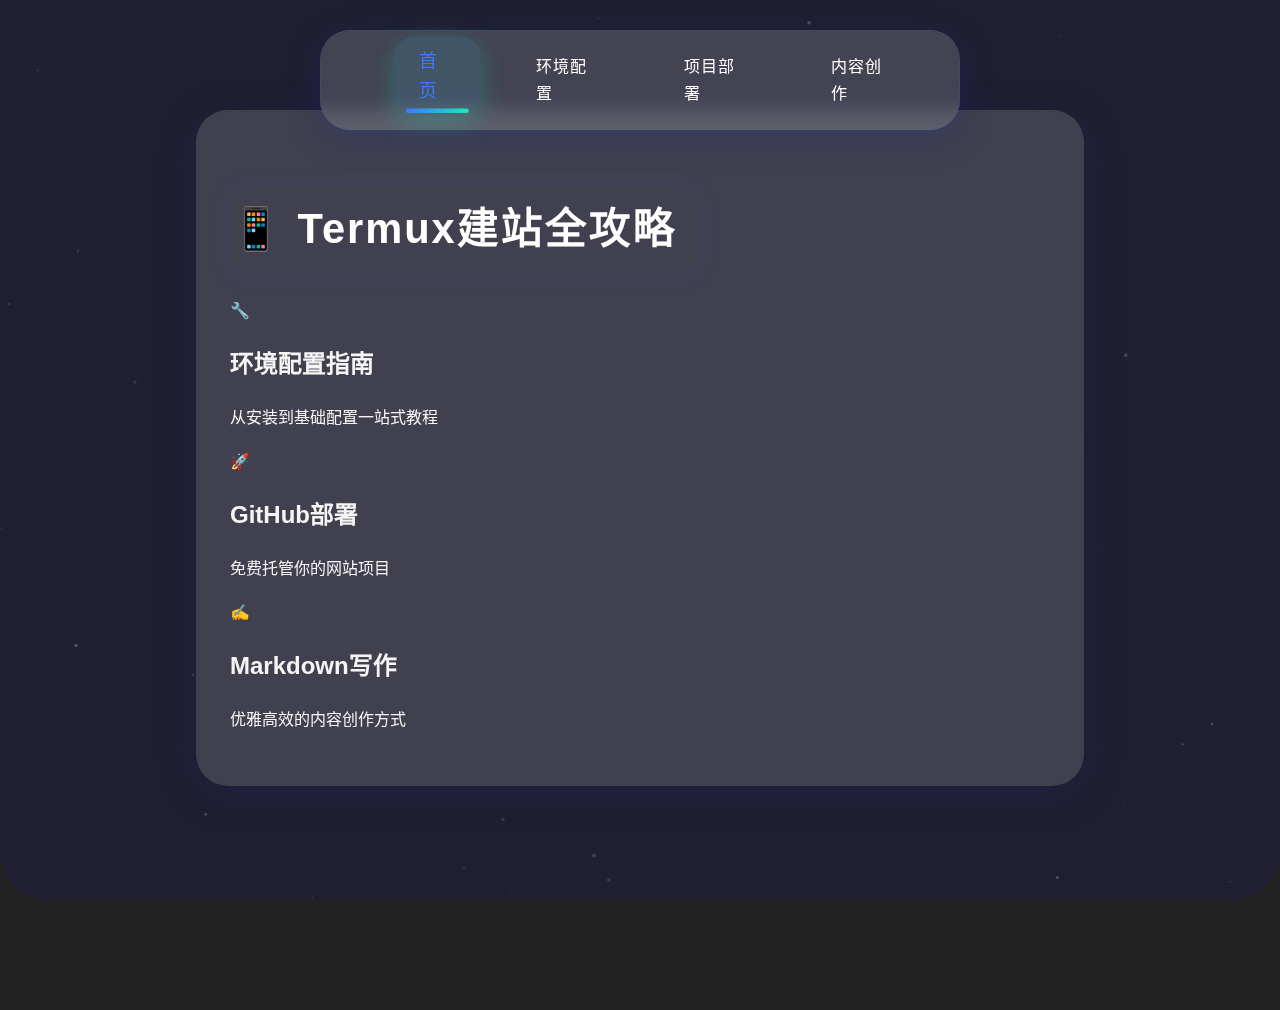
<file: index.html>
<!DOCTYPE html>
<html lang="zh-CN">
<head>
    <meta charset="UTF-8">
    <meta name="viewport" content="width=device-width, initial-scale=1.0">
    <title>Termux建站全指南</title>
    <link rel="stylesheet" href="https://cdnjs.cloudflare.com/ajax/libs/animate.css/4.1.1/animate.min.css">
    <link rel="stylesheet" href="style.css">
</head>
<body class="home-page">
    <canvas id="particle-canvas"></canvas>
    <div class="bg-overlay"></div>
    <nav class="glass-nav">
        <div class="nav-slider"></div>
        <a href="/" data-hover="Home" class="active">首页</a>
        <a href="install-termux.html" data-hover="Termux">环境配置</a>
        <a href="github-pages.html" data-hover="GitHub">项目部署</a>
        <a href="markdown-guide.html" data-hover="Markdown">内容创作</a>
    </nav>
    <main class="glass-container">
        <h1 id="main-title" class="animate__animated animate__fadeInDown">📱 Termux建站全攻略</h1>
        <div class="content-grid">
            <section class="feature-card" onclick="location.href='install-termux.html'">
                <div class="card-icon">🔧</div>
                <h2>环境配置指南</h2>
                <p>从安装到基础配置一站式教程</p>
            </section>
            <section class="feature-card" onclick="location.href='github-pages.html'">
                <div class="card-icon">🚀</div>
                <h2>GitHub部署</h2>
                <p>免费托管你的网站项目</p>
            </section>
            <section class="feature-card" onclick="location.href='markdown-guide.html'">
                <div class="card-icon">✍️</div>
                <h2>Markdown写作</h2>
                <p>优雅高效的内容创作方式</p>
            </section>
        </div>
    </main>
    <script src="app.js"></script>
</body>
</html>
</file>
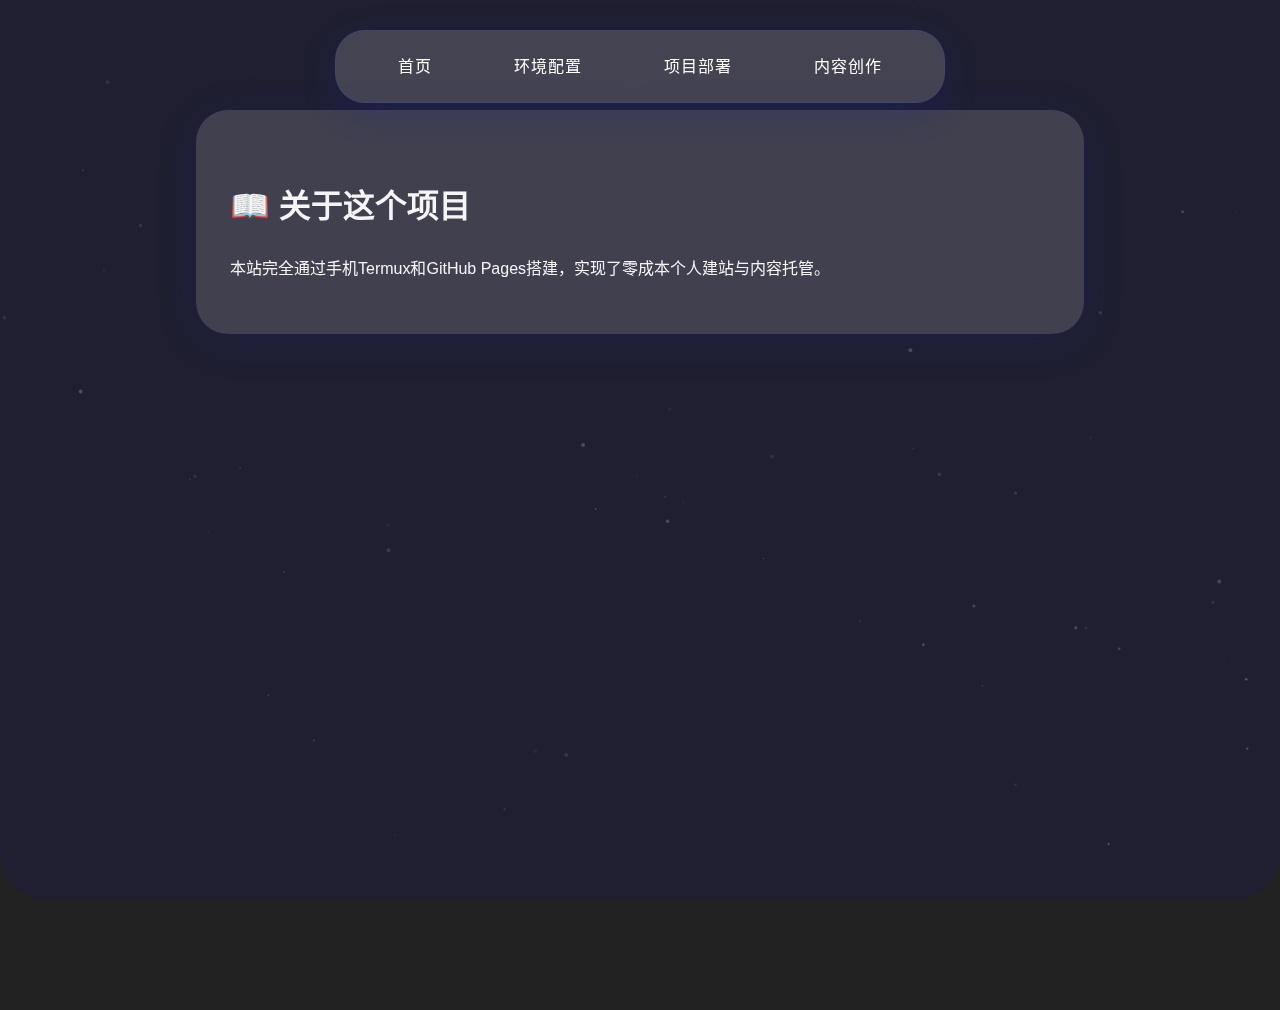
<file: about.html>
<!DOCTYPE html>
<html lang="zh-CN">
<head>
    <meta charset="UTF-8">
    <meta name="viewport" content="width=device-width, initial-scale=1.0">
    <title>关于本站</title>
    <link rel="stylesheet" href="style.css">
</head>
<body class="home-page">
    <div class="bg-overlay"></div>
    <canvas id="particle-canvas"></canvas>

    <nav class="glass-nav">
        <a href="/" data-hover="Home">首页</a>
        <a href="install-termux.html" data-hover="Termux">环境配置</a>
        <a href="github-pages.html" data-hover="GitHub">项目部署</a>
        <a href="markdown-guide.html" data-hover="Markdown">内容创作</a>
    </nav>

    <main class="glass-container">
        <h1>📖 关于这个项目</h1>
        <div class="about-content">
            <p>本站完全通过手机Termux和GitHub Pages搭建，实现了零成本个人建站与内容托管。</p>
        </div>
    </main>

    <script src="app.js"></script>
</body>
</html>
</file>
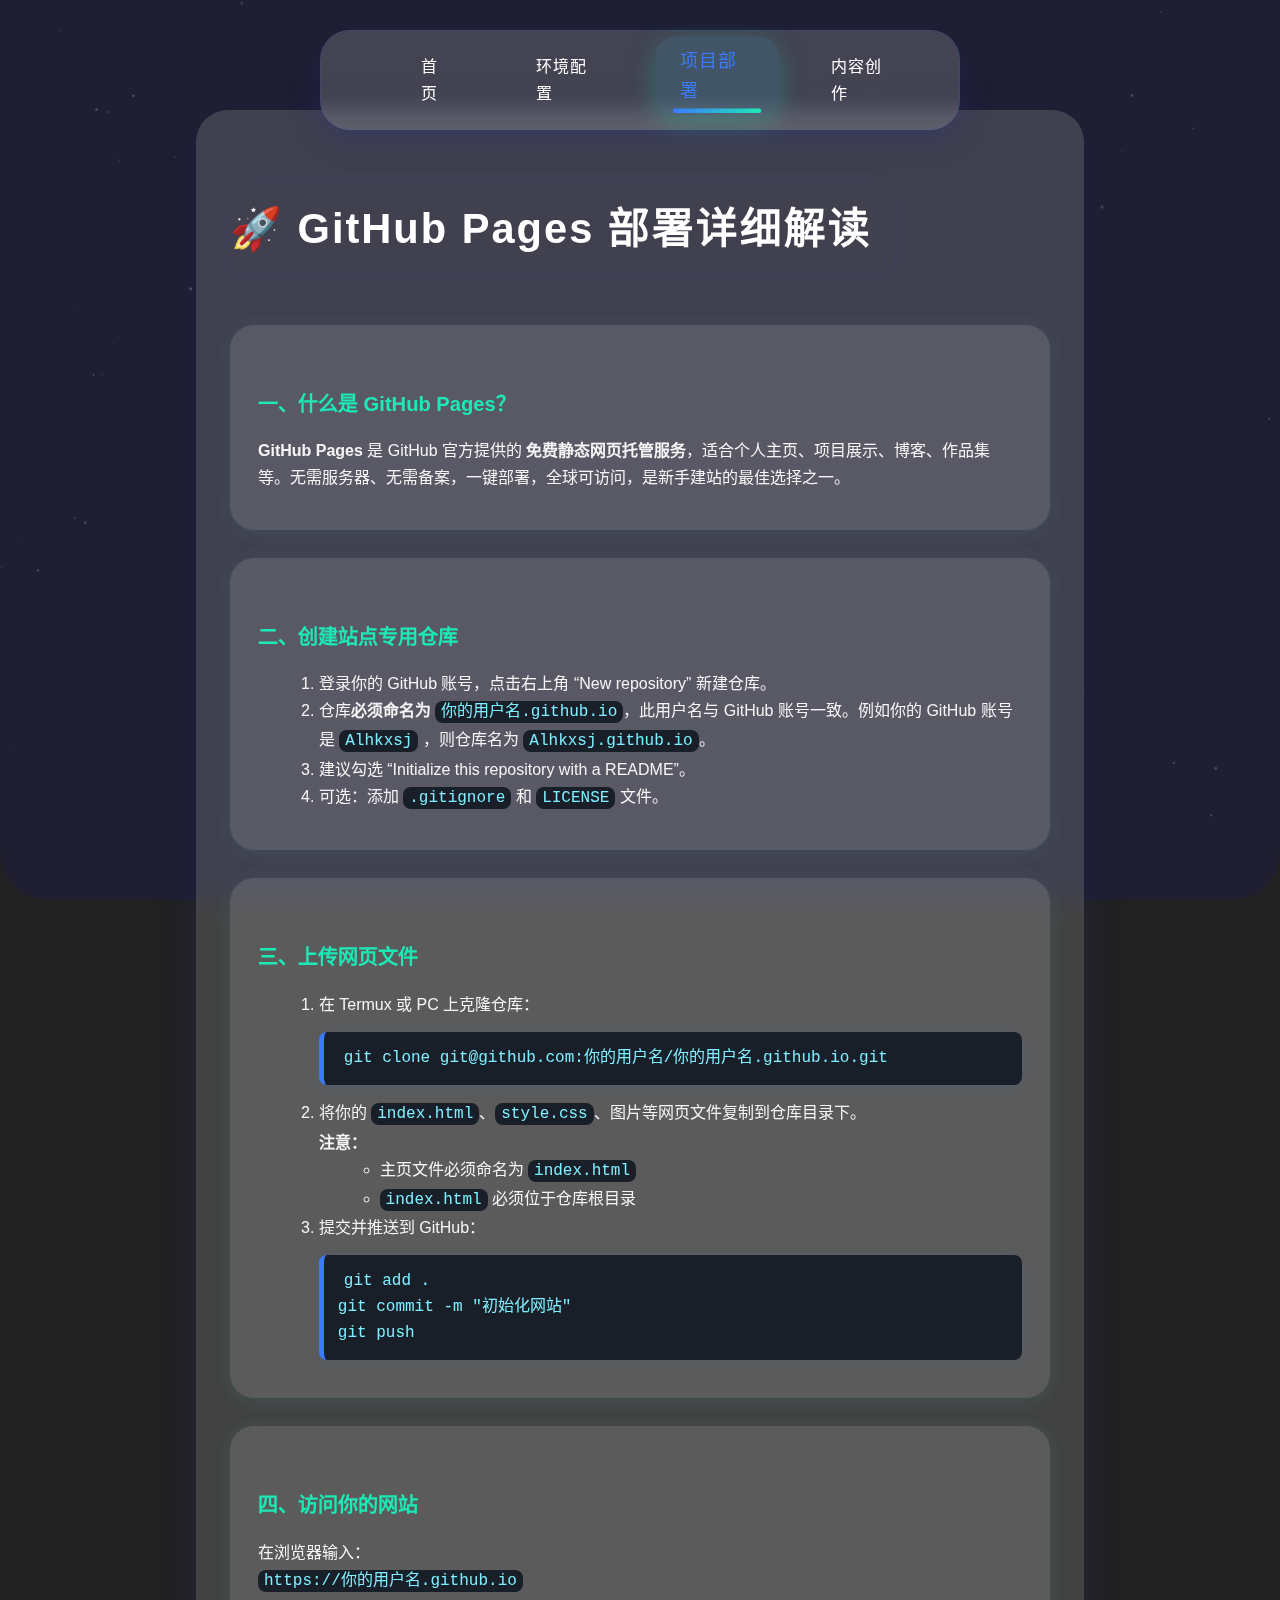
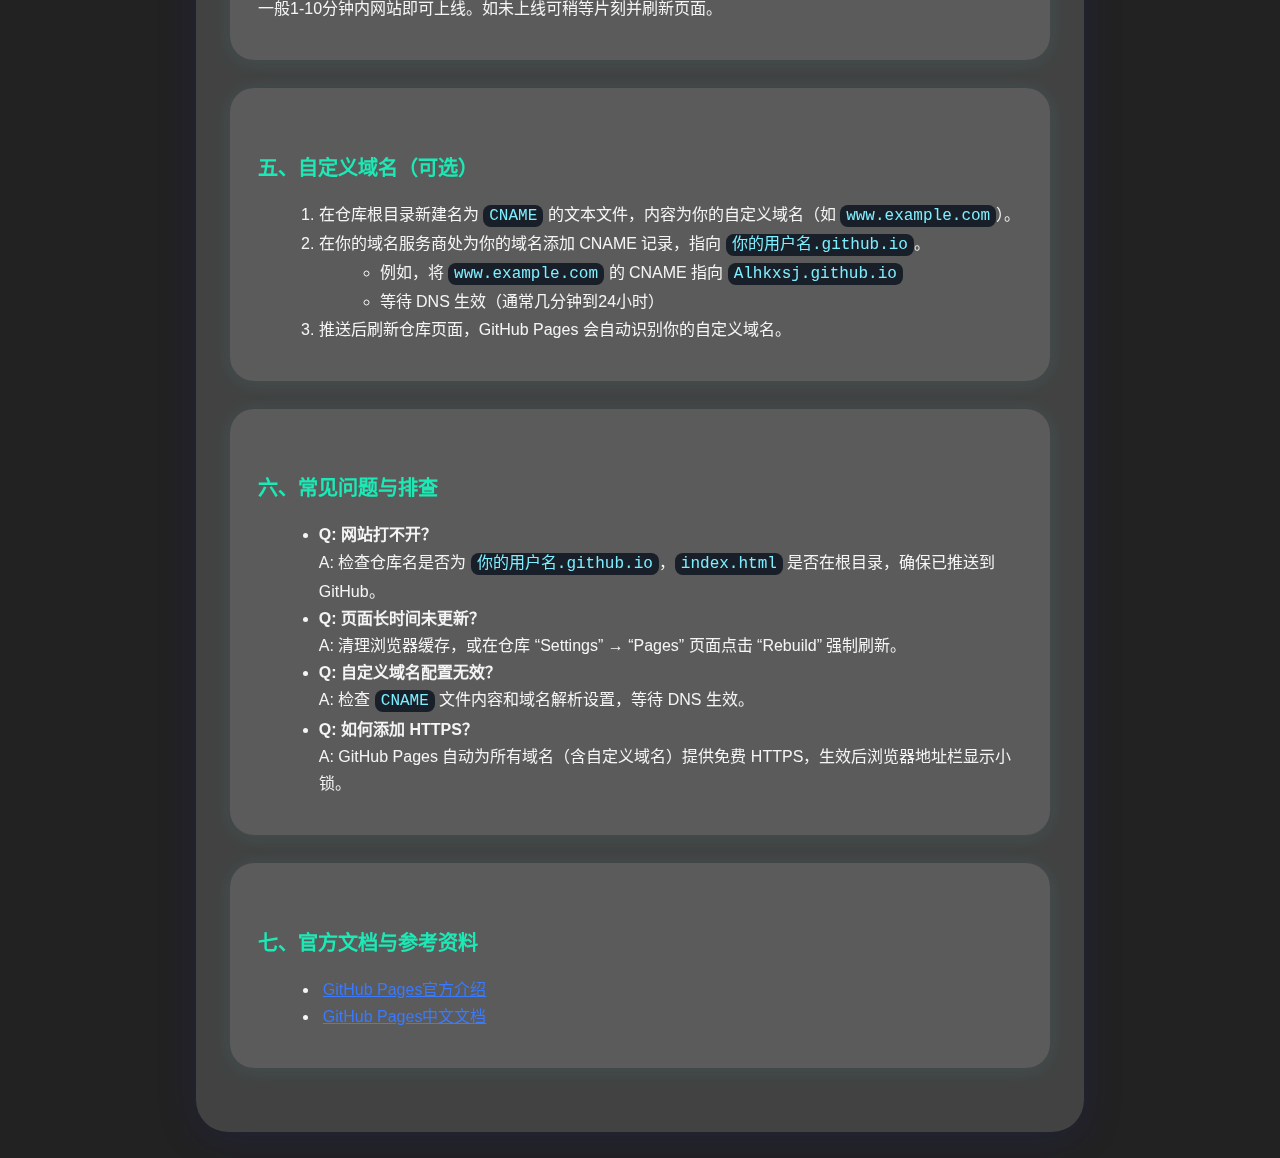
<file: github-pages.html>
<!DOCTYPE html>
<html lang="zh-CN">
<head>
    <meta charset="UTF-8">
    <meta name="viewport" content="width=device-width, initial-scale=1.0">
    <title>GitHub 部署详细指南</title>
    <link rel="stylesheet" href="https://cdnjs.cloudflare.com/ajax/libs/animate.css/4.1.1/animate.min.css">
    <link rel="stylesheet" href="style.css">
</head>
<body class="tutorial-page">
    <canvas id="particle-canvas"></canvas>
    <div class="bg-overlay"></div>
    <nav class="glass-nav">
        <div class="nav-slider"></div>
        <a href="/" data-hover="Home">首页</a>
        <a href="install-termux.html" data-hover="Termux">环境配置</a>
        <a href="github-pages.html" data-hover="GitHub" class="active">项目部署</a>
        <a href="markdown-guide.html" data-hover="Markdown">内容创作</a>
    </nav>
    <main class="glass-container">
        <h1 id="main-title" class="animate__animated animate__fadeInDown">🚀 GitHub Pages 部署详细解读</h1>
        <div class="tutorial-content">
            <!-- 一、什么是GitHub Pages -->
            <section>
                <h2>一、什么是 GitHub Pages？</h2>
                <p>
                    <strong>GitHub Pages</strong> 是 GitHub 官方提供的 <b>免费静态网页托管服务</b>，适合个人主页、项目展示、博客、作品集等。无需服务器、无需备案，一键部署，全球可访问，是新手建站的最佳选择之一。
                </p>
            </section>
            <!-- 二、创建仓库 -->
            <section>
                <h2>二、创建站点专用仓库</h2>
                <ol>
                    <li>登录你的 GitHub 账号，点击右上角 “New repository” 新建仓库。</li>
                    <li>
                        仓库<strong>必须命名为</strong> <code>你的用户名.github.io</code>，此用户名与 GitHub 账号一致。例如你的 GitHub 账号是 <code>Alhkxsj</code> ，则仓库名为 <code>Alhkxsj.github.io</code>。
                    </li>
                    <li>建议勾选 “Initialize this repository with a README”。</li>
                    <li>可选：添加 <code>.gitignore</code> 和 <code>LICENSE</code> 文件。</li>
                </ol>
            </section>
            <!-- 三、上传网页文件 -->
            <section>
                <h2>三、上传网页文件</h2>
                <ol>
                    <li>
                        在 Termux 或 PC 上克隆仓库：
                        <pre><code>git clone git@github.com:你的用户名/你的用户名.github.io.git</code></pre>
                    </li>
                    <li>
                        将你的 <code>index.html</code>、<code>style.css</code>、图片等网页文件复制到仓库目录下。<br>
                        <strong>注意：</strong>
                        <ul>
                            <li>主页文件必须命名为 <code>index.html</code></li>
                            <li><code>index.html</code> 必须位于仓库根目录</li>
                        </ul>
                    </li>
                    <li>
                        提交并推送到 GitHub：
                        <pre><code>git add .
git commit -m "初始化网站"
git push</code></pre>
                    </li>
                </ol>
            </section>
            <!-- 四、访问你的网站 -->
            <section>
                <h2>四、访问你的网站</h2>
                <p>
                    在浏览器输入：<br>
                    <code>https://你的用户名.github.io</code><br>
                    一般1-10分钟内网站即可上线。如未上线可稍等片刻并刷新页面。
                </p>
            </section>
            <!-- 五、自定义域名（可选） -->
            <section>
                <h2>五、自定义域名（可选）</h2>
                <ol>
                    <li>
                        在仓库根目录新建名为 <code>CNAME</code> 的文本文件，内容为你的自定义域名（如 <code>www.example.com</code>）。
                    </li>
                    <li>
                        在你的域名服务商处为你的域名添加 CNAME 记录，指向 <code>你的用户名.github.io</code>。
                        <ul>
                            <li>例如，将 <code>www.example.com</code> 的 CNAME 指向 <code>Alhkxsj.github.io</code></li>
                            <li>等待 DNS 生效（通常几分钟到24小时）</li>
                        </ul>
                    </li>
                    <li>推送后刷新仓库页面，GitHub Pages 会自动识别你的自定义域名。</li>
                </ol>
            </section>
            <!-- 六、常见问题与排查 -->
            <section>
                <h2>六、常见问题与排查</h2>
                <ul>
                    <li>
                        <strong>Q: 网站打不开？</strong><br>
                        A: 检查仓库名是否为 <code>你的用户名.github.io</code>，<code>index.html</code> 是否在根目录，确保已推送到 GitHub。
                    </li>
                    <li>
                        <strong>Q: 页面长时间未更新？</strong><br>
                        A: 清理浏览器缓存，或在仓库 “Settings” → “Pages” 页面点击 “Rebuild” 强制刷新。
                    </li>
                    <li>
                        <strong>Q: 自定义域名配置无效？</strong><br>
                        A: 检查 <code>CNAME</code> 文件内容和域名解析设置，等待 DNS 生效。
                    </li>
                    <li>
                        <strong>Q: 如何添加 HTTPS？</strong><br>
                        A: GitHub Pages 自动为所有域名（含自定义域名）提供免费 HTTPS，生效后浏览器地址栏显示小锁。
                    </li>
                </ul>
            </section>
            <!-- 七、参考资料 -->
            <section>
                <h2>七、官方文档与参考资料</h2>
                <ul>
                    <li><a href="https://pages.github.com/" target="_blank">GitHub Pages官方介绍</a></li>
                    <li><a href="https://docs.github.com/zh/pages" target="_blank">GitHub Pages中文文档</a></li>
                </ul>
            </section>
        </div>
    </main>
    <script src="app.js"></script>
</body>
</html>
</file>
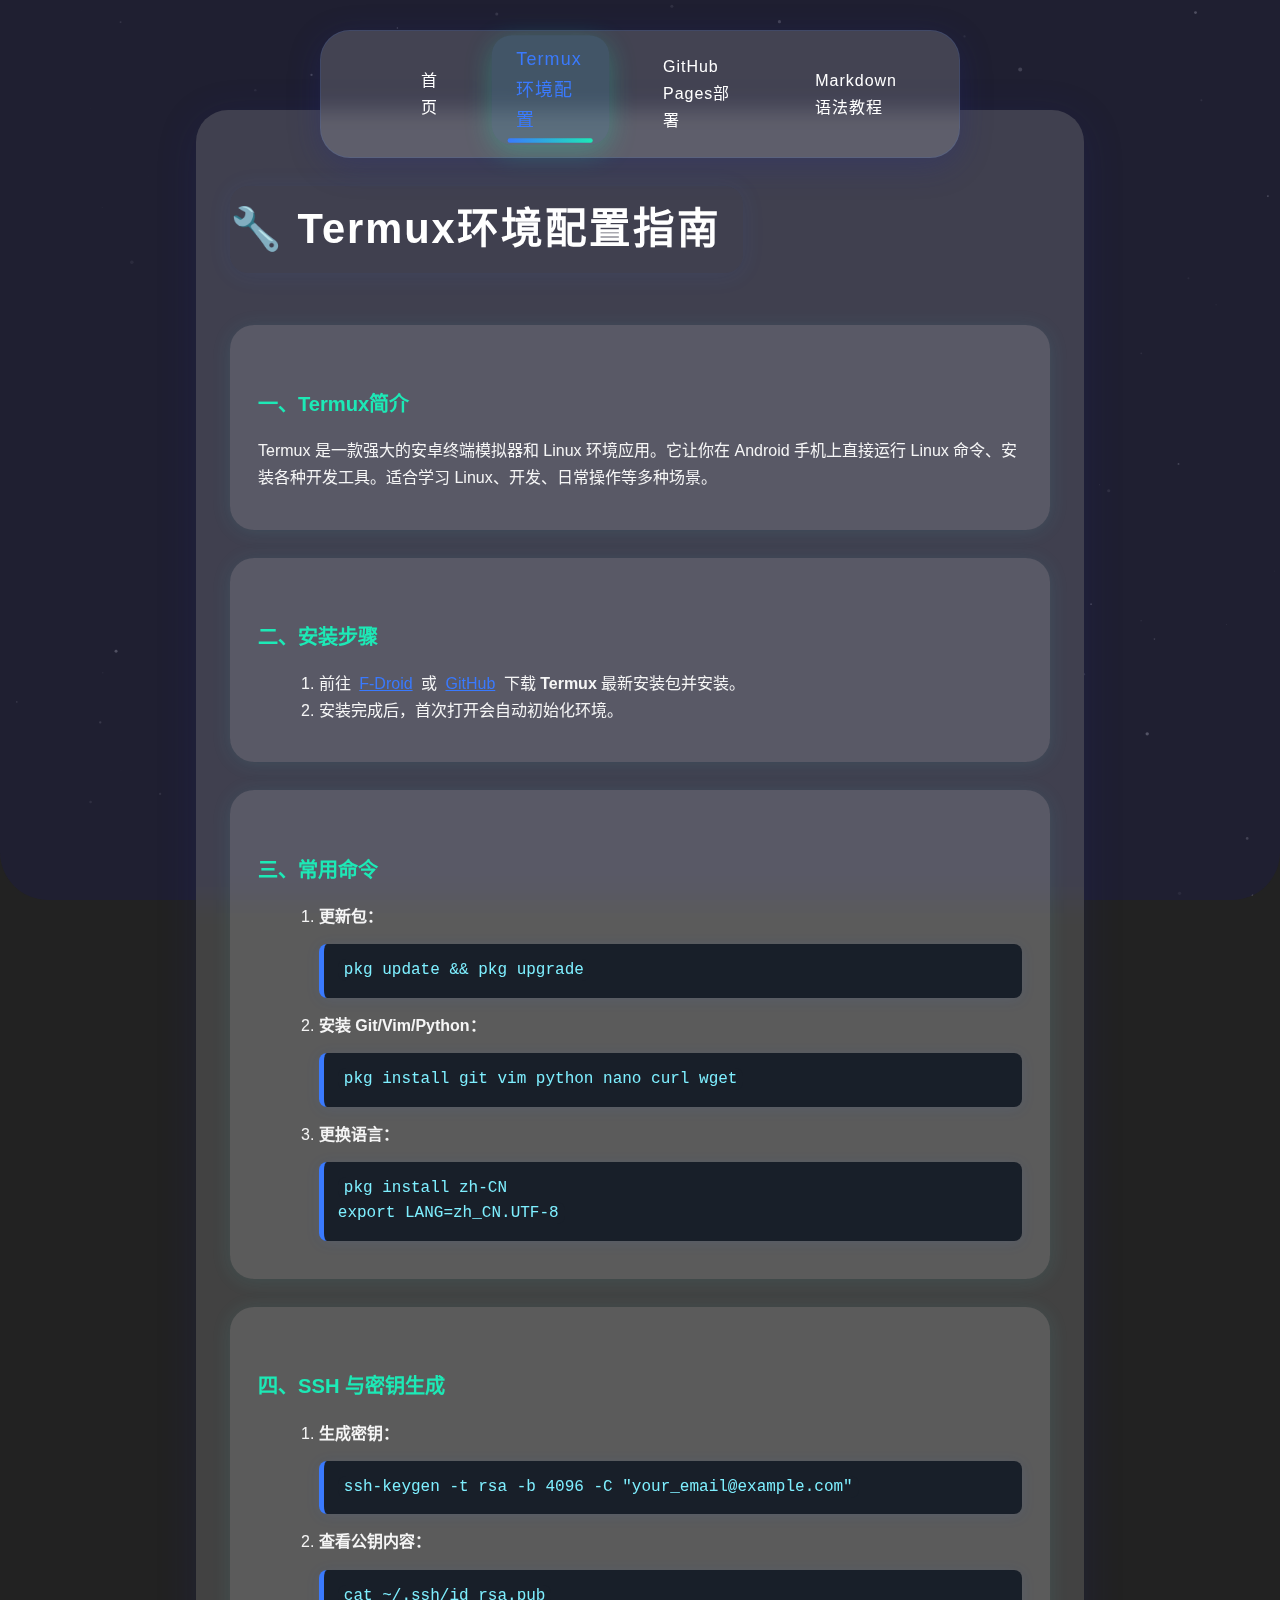
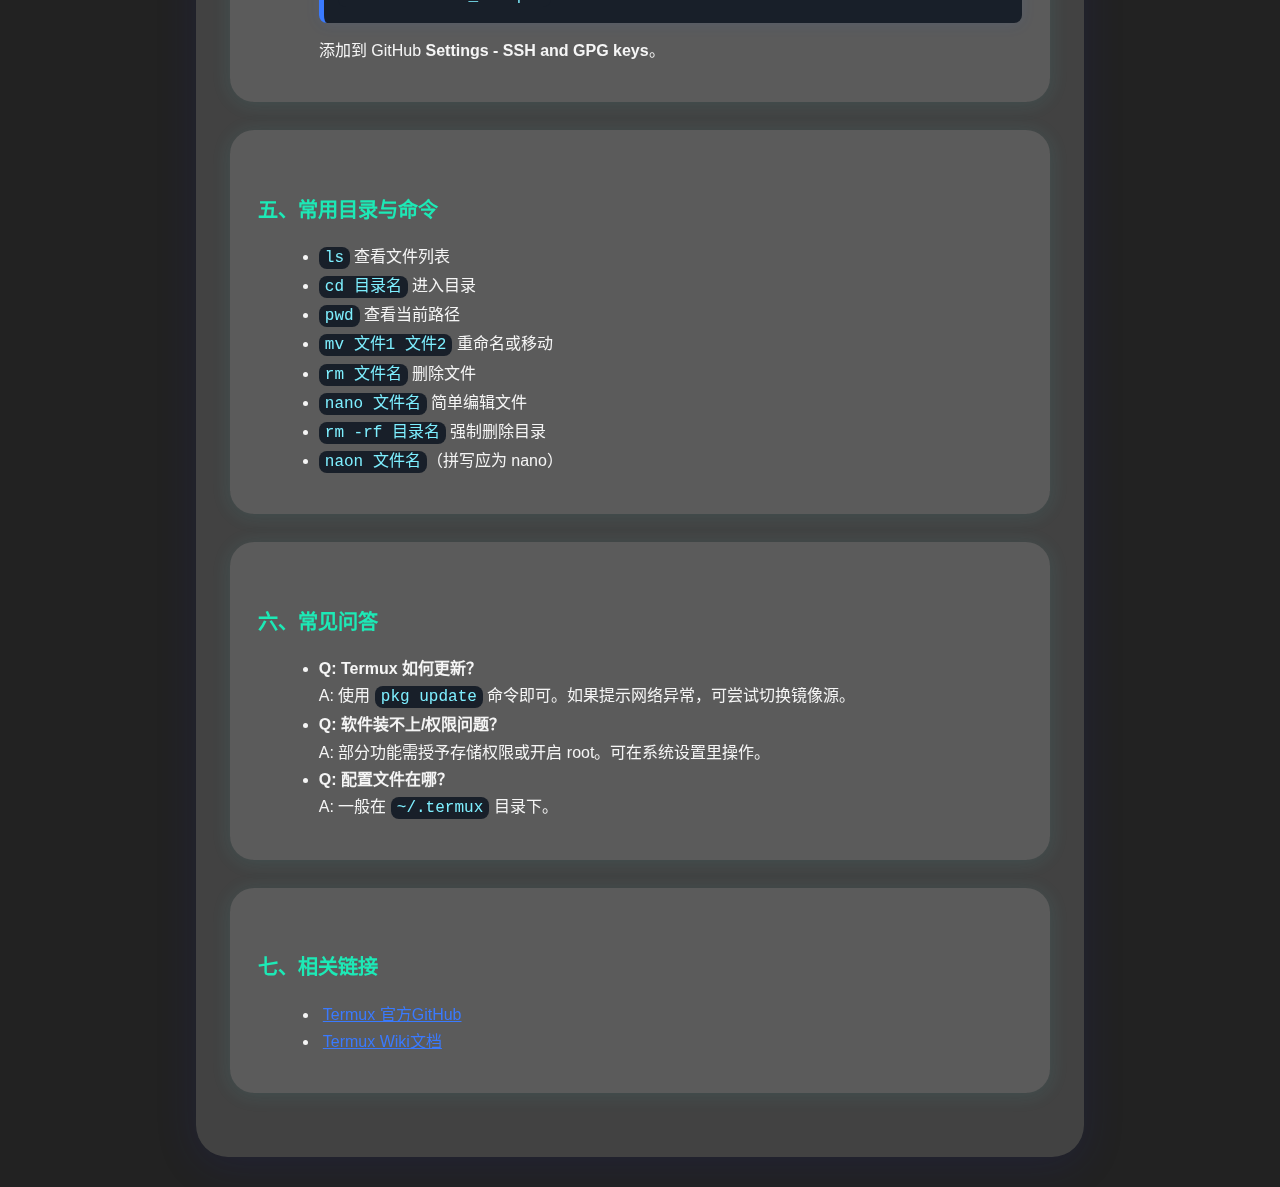
<file: install-termux.html>
<!DOCTYPE html>
<html lang="zh-CN">
<head>
    <meta charset="UTF-8">
    <meta name="viewport" content="width=device-width, initial-scale=1.0">
    <title>Termux环境配置指南</title>
    <link rel="stylesheet" href="style.css">
</head>
<body class="tutorial-page">
    <div class="bg-overlay"></div>
    <canvas id="particle-canvas"></canvas>

    <nav class="glass-nav">
    <div class="nav-slider"></div>
        <a href="/" data-hover="Home">首页</a>
        <a href="install-termux.html" data-hover="Termux" class="active">Termux环境配置</a>
        <a href="github-pages.html" data-hover="GitHub">GitHub Pages部署</a>
        <a href="markdown-guide.html" data-hover="Markdown">Markdown语法教程</a>
    </nav>

    <main class="glass-container">
        <h1 id="main-title">🔧 Termux环境配置指南</h1>
        <div class="tutorial-content">
            <section>
                <h2>一、Termux简介</h2>
                <p>Termux 是一款强大的安卓终端模拟器和 Linux 环境应用。它让你在 Android 手机上直接运行 Linux 命令、安装各种开发工具。适合学习 Linux、开发、日常操作等多种场景。</p>
            </section>
            <section>
                <h2>二、安装步骤</h2>
                <ol>
                    <li>
                        前往 <a href="https://f-droid.org/packages/com.termux/" target="_blank">F-Droid</a> 或 <a href="https://github.com/termux/termux-app/releases" target="_blank">GitHub</a> 下载 <strong>Termux</strong> 最新安装包并安装。
                    </li>
                    <li>
                        安装完成后，首次打开会自动初始化环境。
                    </li>
                </ol>
            </section>
            <section>
                <h2>三、常用命令</h2>
                <ol>
                    <li>
                        <strong>更新包：</strong>
                        <pre><code>pkg update && pkg upgrade</code></pre>
                    </li>
                    <li>
                        <strong>安装 Git/Vim/Python：</strong>
                        <pre><code>pkg install git vim python nano curl wget</code></pre>
                    </li>
                    <li>
                        <strong>更换语言：</strong>
                        <pre><code>pkg install zh-CN
export LANG=zh_CN.UTF-8</code></pre>
                    </li>
                </ol>
            </section>
            <section>
                <h2>四、SSH 与密钥生成</h2>
                <ol>
                    <li>
                        <strong>生成密钥：</strong>
                        <pre><code>ssh-keygen -t rsa -b 4096 -C "your_email@example.com"</code></pre>
                    </li>
                    <li>
                        <strong>查看公钥内容：</strong>
                        <pre><code>cat ~/.ssh/id_rsa.pub</code></pre>
                        添加到 GitHub <strong>Settings - SSH and GPG keys</strong>。
                    </li>
                </ol>
            </section>
            <section>
                <h2>五、常用目录与命令</h2>
                <ul>
                    <li><code>ls</code> 查看文件列表</li>
                    <li><code>cd 目录名</code> 进入目录</li>
                    <li><code>pwd</code> 查看当前路径</li>
                    <li><code>mv 文件1 文件2</code> 重命名或移动</li>
                    <li><code>rm 文件名</code> 删除文件</li>
                    <li><code>nano 文件名</code> 简单编辑文件</li>
                    <li><code>rm -rf 目录名</code> 强制删除目录</li>
                    <li><code>naon 文件名</code>（拼写应为 nano）</li>
                </ul>
            </section>
            <section>
                <h2>六、常见问答</h2>
                <ul>
                    <li><strong>Q: Termux 如何更新？</strong><br>
                        A: 使用 <code>pkg update</code> 命令即可。如果提示网络异常，可尝试切换镜像源。
                    </li>
                    <li><strong>Q: 软件装不上/权限问题？</strong><br>
                        A: 部分功能需授予存储权限或开启 root。可在系统设置里操作。
                    </li>
                    <li><strong>Q: 配置文件在哪？</strong><br>
                        A: 一般在 <code>~/.termux</code> 目录下。
                    </li>
                </ul>
            </section>
            <section>
                <h2>七、相关链接</h2>
                <ul>
                    <li><a href="https://github.com/termux/termux-app" target="_blank">Termux 官方GitHub</a></li>
                    <li><a href="https://wiki.termux.com/" target="_blank">Termux Wiki文档</a></li>
                </ul>
            </section>
        </div>
    </main>

    <script src="app.js"></script>
</body>
</html>
</file>
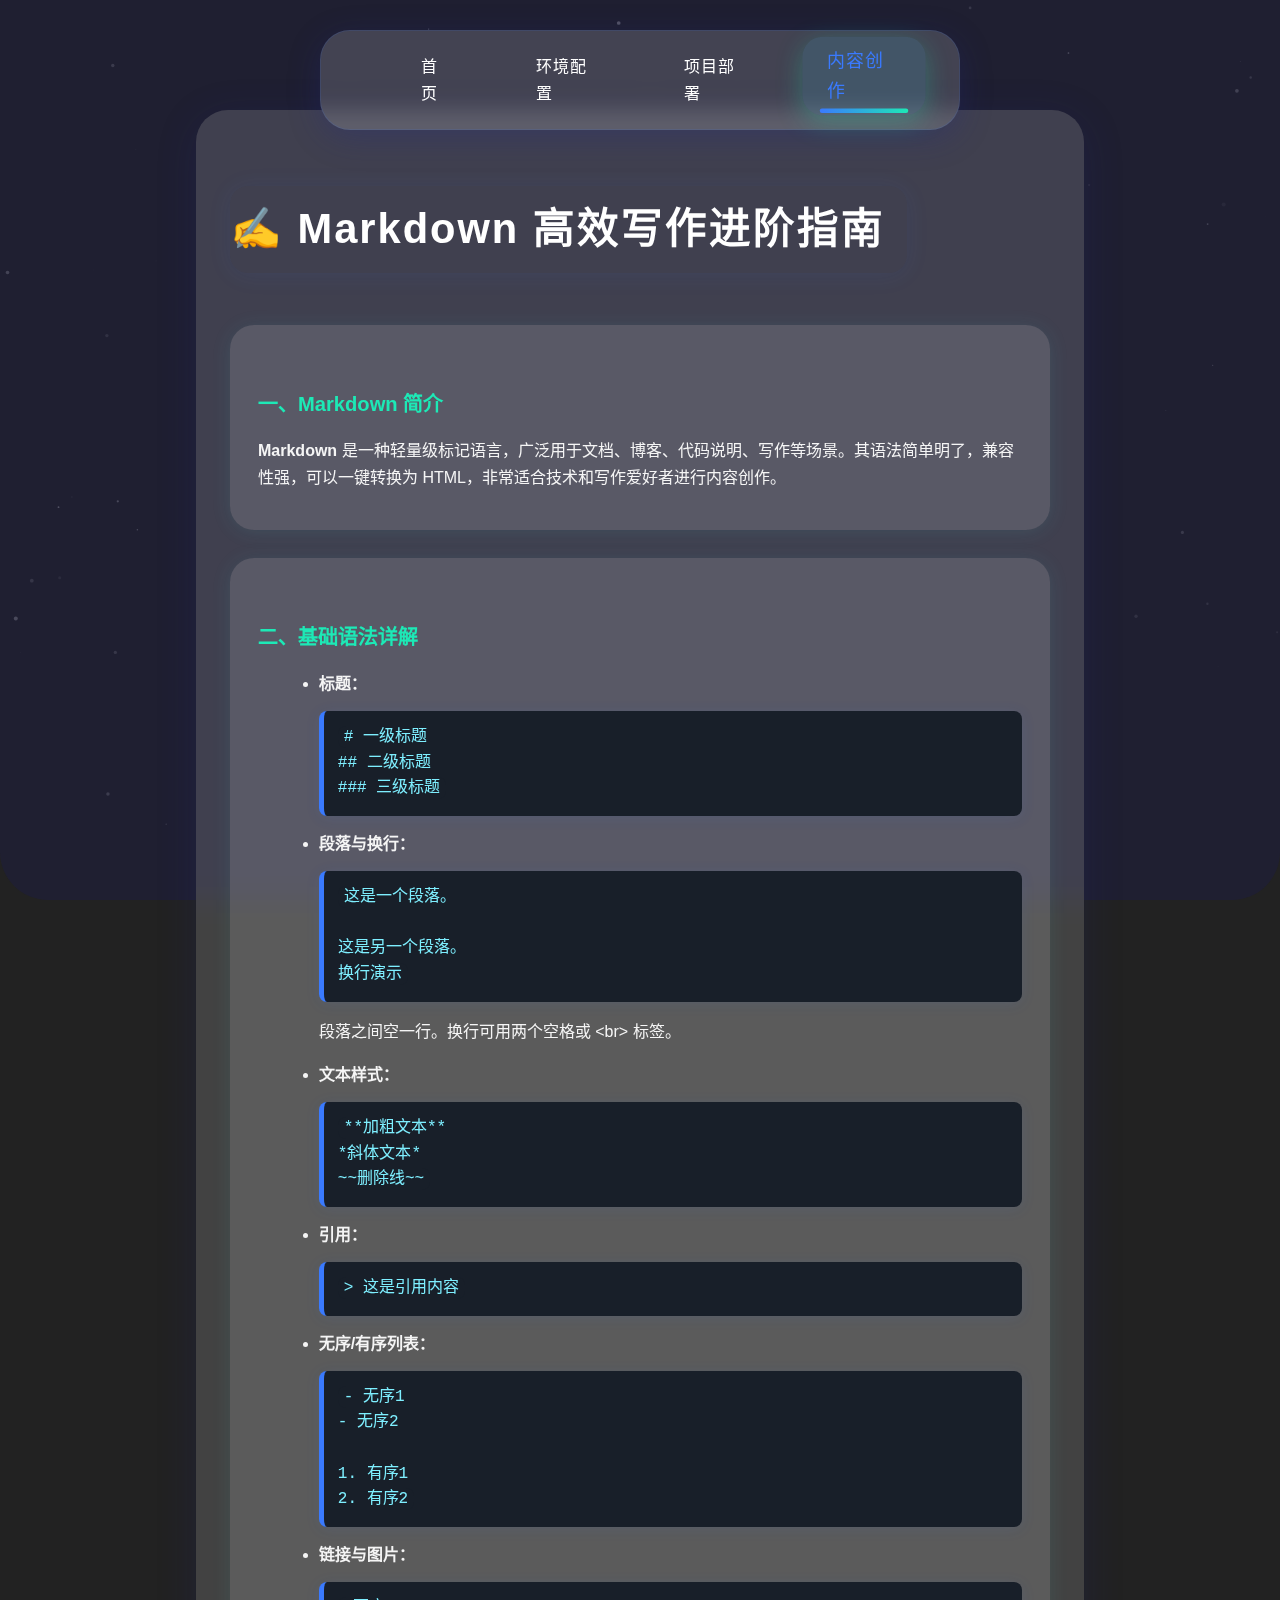
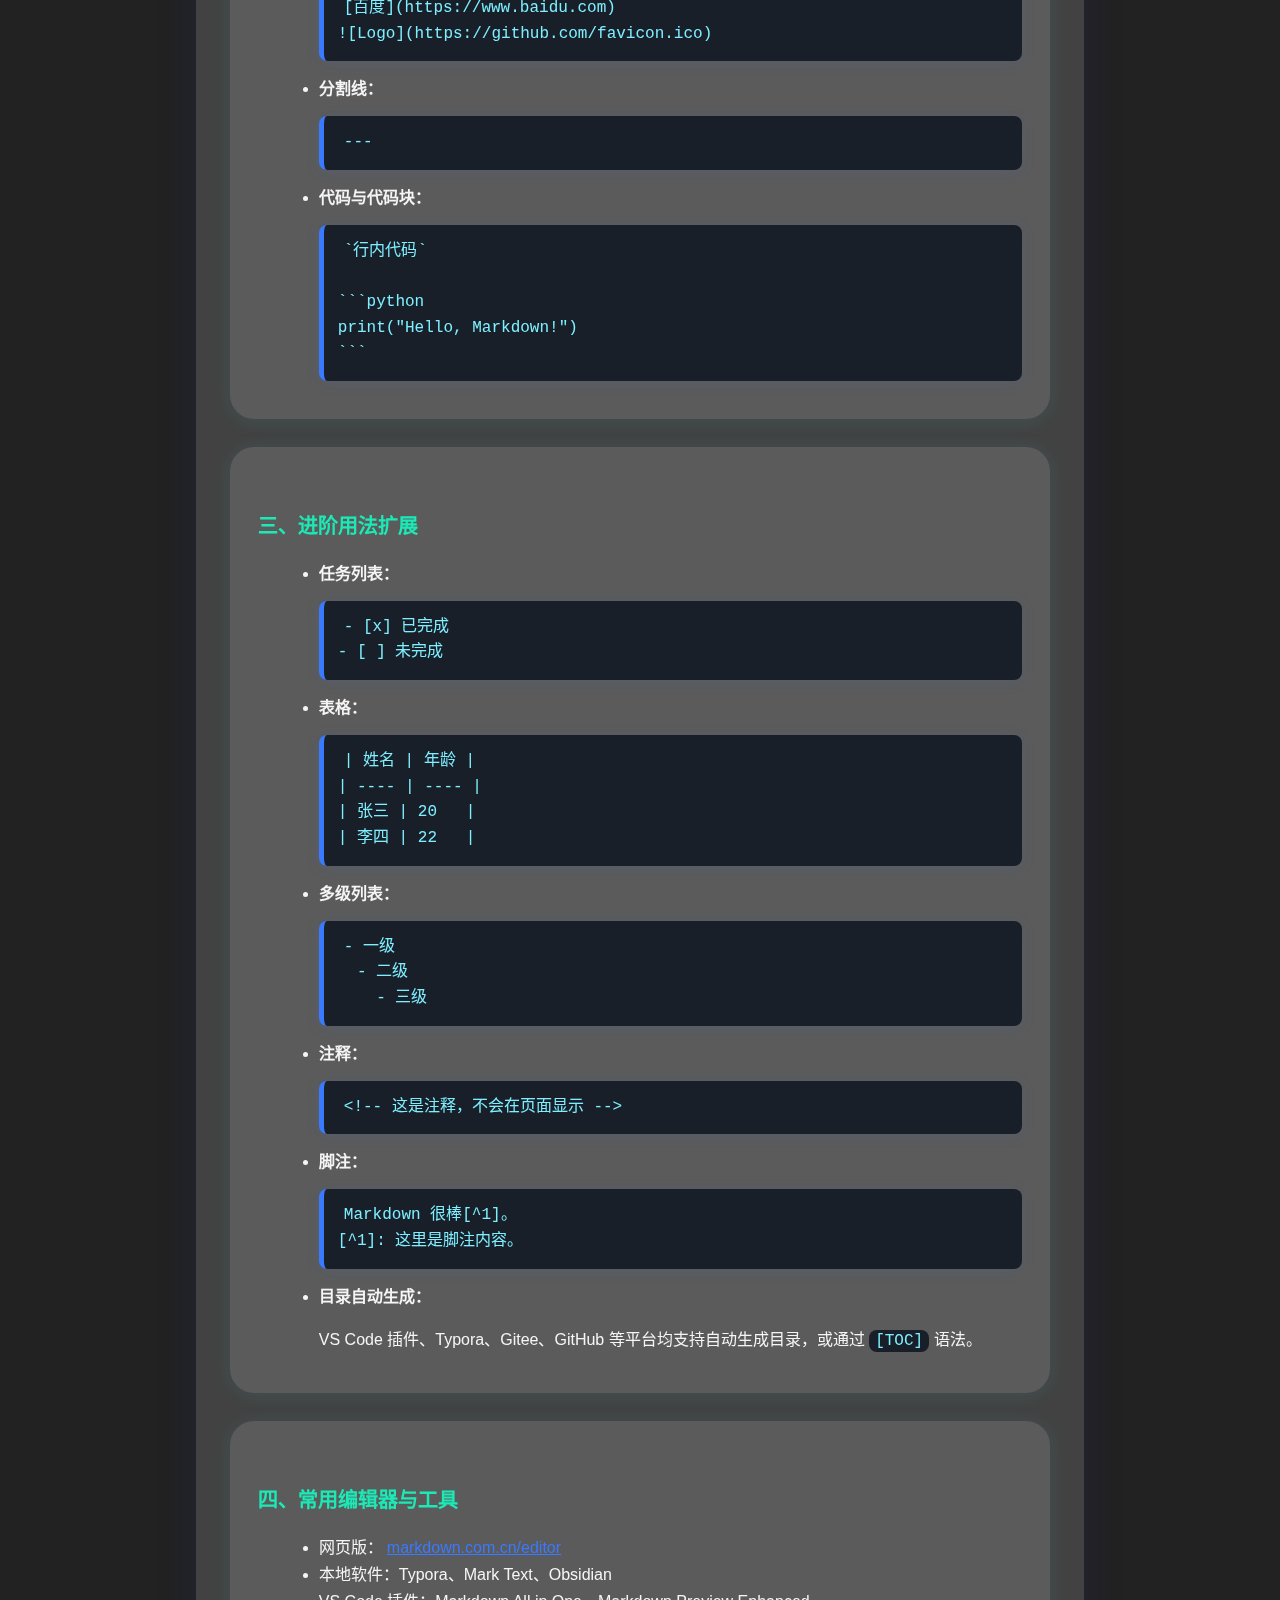
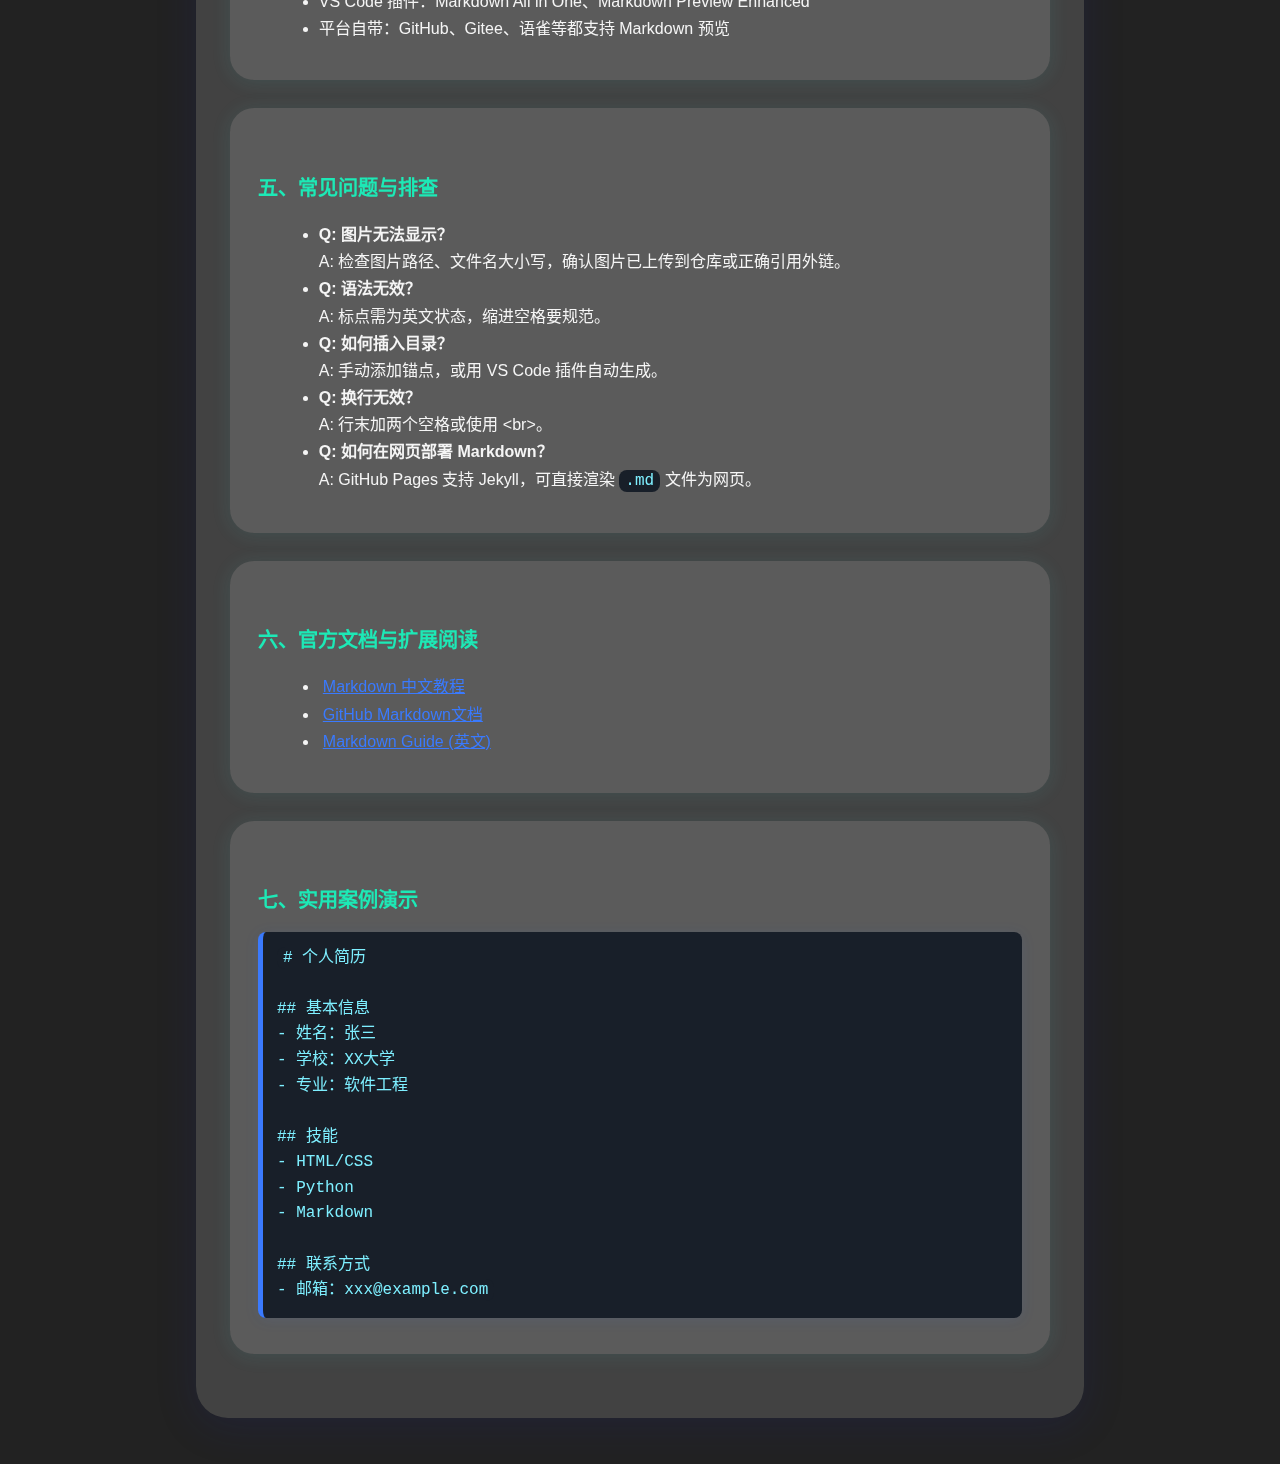
<file: markdown-guide.html>
<!DOCTYPE html>
<html lang="zh-CN">
<head>
    <meta charset="UTF-8">
    <meta name="viewport" content="width=device-width, initial-scale=1.0">
    <title>Markdown 写作详细指南</title>
    <link rel="stylesheet" href="https://cdnjs.cloudflare.com/ajax/libs/animate.css/4.1.1/animate.min.css">
    <link rel="stylesheet" href="style.css">
</head>
<body class="tutorial-page">
    <canvas id="particle-canvas"></canvas>
    <div class="bg-overlay"></div>
    <nav class="glass-nav">
        <div class="nav-slider"></div>
        <a href="/" data-hover="Home">首页</a>
        <a href="install-termux.html" data-hover="Termux">环境配置</a>
        <a href="github-pages.html" data-hover="GitHub">项目部署</a>
        <a href="markdown-guide.html" data-hover="Markdown" class="active">内容创作</a>
    </nav>
    <main class="glass-container">
        <h1 id="main-title" class="animate__animated animate__fadeInDown">✍️ Markdown 高效写作进阶指南</h1>
        <div class="tutorial-content">
            <!-- 一、Markdown 简介 -->
            <section>
                <h2>一、Markdown 简介</h2>
                <p>
                    <strong>Markdown</strong> 是一种轻量级标记语言，广泛用于文档、博客、代码说明、写作等场景。其语法简单明了，兼容性强，可以一键转换为 HTML，非常适合技术和写作爱好者进行内容创作。
                </p>
            </section>
            <!-- 二、基础语法详解 -->
            <section>
                <h2>二、基础语法详解</h2>
                <ul>
                    <li>
                        <strong>标题：</strong>
                        <pre><code># 一级标题
## 二级标题
### 三级标题</code></pre>
                    </li>
                    <li>
                        <strong>段落与换行：</strong>
                        <pre><code>这是一个段落。

这是另一个段落。<br>换行演示</code></pre>
                        <p>段落之间空一行。换行可用两个空格或 &lt;br&gt; 标签。</p>
                    </li>
                    <li>
                        <strong>文本样式：</strong>
                        <pre><code>**加粗文本**
*斜体文本*
~~删除线~~</code></pre>
                    </li>
                    <li>
                        <strong>引用：</strong>
                        <pre><code>> 这是引用内容</code></pre>
                    </li>
                    <li>
                        <strong>无序/有序列表：</strong>
                        <pre><code>- 无序1
- 无序2

1. 有序1
2. 有序2</code></pre>
                    </li>
                    <li>
                        <strong>链接与图片：</strong>
                        <pre><code>[百度](https://www.baidu.com)
![Logo](https://github.com/favicon.ico)</code></pre>
                    </li>
                    <li>
                        <strong>分割线：</strong>
                        <pre><code>---</code></pre>
                    </li>
                    <li>
                        <strong>代码与代码块：</strong>
                        <pre><code>`行内代码`

```python
print("Hello, Markdown!")
```</code></pre>
                    </li>
                </ul>
            </section>
            <!-- 三、进阶用法扩展 -->
            <section>
                <h2>三、进阶用法扩展</h2>
                <ul>
                    <li>
                        <strong>任务列表：</strong>
                        <pre><code>- [x] 已完成
- [ ] 未完成</code></pre>
                    </li>
                    <li>
                        <strong>表格：</strong>
                        <pre><code>| 姓名 | 年龄 |
| ---- | ---- |
| 张三 | 20   |
| 李四 | 22   |</code></pre>
                    </li>
                    <li>
                        <strong>多级列表：</strong>
                        <pre><code>- 一级
  - 二级
    - 三级</code></pre>
                    </li>
                    <li>
                        <strong>注释：</strong>
                        <pre><code>&lt;!-- 这是注释，不会在页面显示 --&gt;</code></pre>
                    </li>
                    <li>
                        <strong>脚注：</strong>
                        <pre><code>Markdown 很棒[^1]。
[^1]: 这里是脚注内容。</code></pre>
                    </li>
                    <li>
                        <strong>目录自动生成：</strong>
                        <p>VS Code 插件、Typora、Gitee、GitHub 等平台均支持自动生成目录，或通过 <code>[TOC]</code> 语法。</p>
                    </li>
                </ul>
            </section>
            <!-- 四、常用编辑器与工具 -->
            <section>
                <h2>四、常用编辑器与工具</h2>
                <ul>
                    <li>网页版：<a href="https://markdown.com.cn/editor/" target="_blank">markdown.com.cn/editor</a></li>
                    <li>本地软件：Typora、Mark Text、Obsidian</li>
                    <li>VS Code 插件：Markdown All in One、Markdown Preview Enhanced</li>
                    <li>平台自带：GitHub、Gitee、语雀等都支持 Markdown 预览</li>
                </ul>
            </section>
            <!-- 五、常见问题与排查 -->
            <section>
                <h2>五、常见问题与排查</h2>
                <ul>
                    <li>
                        <strong>Q: 图片无法显示？</strong><br>
                        A: 检查图片路径、文件名大小写，确认图片已上传到仓库或正确引用外链。
                    </li>
                    <li>
                        <strong>Q: 语法无效？</strong><br>
                        A: 标点需为英文状态，缩进空格要规范。
                    </li>
                    <li>
                        <strong>Q: 如何插入目录？</strong><br>
                        A: 手动添加锚点，或用 VS Code 插件自动生成。
                    </li>
                    <li>
                        <strong>Q: 换行无效？</strong><br>
                        A: 行末加两个空格或使用 &lt;br&gt;。
                    </li>
                    <li>
                        <strong>Q: 如何在网页部署 Markdown？</strong><br>
                        A: GitHub Pages 支持 Jekyll，可直接渲染 <code>.md</code> 文件为网页。
                    </li>
                </ul>
            </section>
            <!-- 六、官方文档与扩展阅读 -->
            <section>
                <h2>六、官方文档与扩展阅读</h2>
                <ul>
                    <li><a href="https://markdown.com.cn/" target="_blank">Markdown 中文教程</a></li>
                    <li><a href="https://docs.github.com/zh/github/writing-on-github" target="_blank">GitHub Markdown文档</a></li>
                    <li><a href="https://www.markdownguide.org/" target="_blank">Markdown Guide (英文)</a></li>
                </ul>
            </section>
            <!-- 七、实用案例演示 -->
            <section>
                <h2>七、实用案例演示</h2>
                <pre><code># 个人简历

## 基本信息
- 姓名：张三
- 学校：XX大学
- 专业：软件工程

## 技能
- HTML/CSS
- Python
- Markdown

## 联系方式
- 邮箱：xxx@example.com
</code></pre>
            </section>
        </div>
    </main>
    <script src="app.js"></script>
</body>
</html>
</file>
<file: style.css>
body {
    margin: 0;
    padding: 0;
    font-family: 'Segoe UI', 'Helvetica Neue', Arial, 'PingFang SC', 'Microsoft YaHei', sans-serif;
    background: #222;
    color: #f5f5f5;
    min-height: 100vh;
    position: relative;
    line-height: 1.7;
}

.bg-overlay {
    position: fixed;
    top: 0; left: 0; right: 0; bottom: 0;
    background: rgba(30, 30, 60, 0.6);
    z-index: 1;
    pointer-events: none;
    border-radius: 0 0 48px 48px;
}

#particle-canvas {
    position: fixed;
    top: 0; left: 0;
    width: 100vw; height: 100vh;
    z-index: 0;
    pointer-events: none;
    display: block;
    border-radius: 0 0 48px 48px;
}

.glass-nav {
    position: fixed;
    top: 30px;
    left: 50%;
    transform: translateX(-50%);
    background: rgba(255,255,255,0.16);
    border-radius: 30px;
    padding: 14px 40px;
    box-shadow: 0 8px 32px 0 rgba(31,38,135,0.28);
    z-index: 10;
    display: flex;
    gap: 38px;
    backdrop-filter: blur(10px);
    align-items: center;
    border: 1.5px solid rgba(58,122,254,0.13);
    transition: box-shadow 0.25s cubic-bezier(.4,0,.2,1);
}
.glass-nav a {
    color: #fff;
    text-decoration: none;
    padding: 8px 22px;
    border-radius: 18px;
    transition: background 0.22s, color 0.22s, transform 0.2s, box-shadow 0.22s;
    font-weight: 500;
    letter-spacing: 1px;
    position: relative;
}
.glass-nav a::after {
    content: '';
    display: block;
    height: 4px;
    width: 0%;
    background: linear-gradient(90deg,#3a7afe,#1de9b6);
    border-radius: 6px;
    transition: width 0.33s cubic-bezier(.4,0,.2,1);
    position: absolute;
    left: 50%; bottom: 2px;
    transform: translateX(-50%);
}
.glass-nav a:hover,
.glass-nav a.active {
    background: rgba(62,220,255,0.12);
    color: #3a7afe;
    transform: translateY(-4px) scale(1.12);
    box-shadow: 0 6px 24px #1de9b648;
}
.glass-nav a:hover::after,
.glass-nav a.active::after {
    width: 72%;
}

.glass-container {
    max-width: 820px;
    margin: 110px auto 50px auto;
    background: rgba(255,255,255,0.15);
    border-radius: 32px;
    padding: 48px 34px 36px 34px;
    box-shadow: 0 8px 40px 0 rgba(31,38,135,0.19);
    z-index: 2;
    position: relative;
    backdrop-filter: blur(14px);
    animation: floaty 8s ease-in-out infinite alternate;
    opacity: 0;
    transform: translateY(32px);
    transition: opacity 0.7s cubic-bezier(.4,0,.2,1), transform 0.8s cubic-bezier(.4,0,.2,1);
}
body.page-loaded .glass-container {
    opacity: 1;
    transform: none;
}

.tutorial-content h2 {
    color: #1de9b6;
    font-size: 1.26em;
    margin-top: 2em;
    margin-bottom: 10px;
    font-weight: 600;
}

.tutorial-content ul, .tutorial-content ol {
    margin-left: 1.3em;
}
.tutorial-content code, .tutorial-content pre {
    background: #181f29;
    color: #7eefff;
    border-radius: 8px;
    padding: 2px 6px;
    font-size: 1em;
    font-family: 'Fira Mono', 'Consolas', monospace;
}

.tutorial-content pre {
    display: block;
    padding: 14px;
    overflow-x: auto;
    margin: 14px 0;
    line-height: 1.6;
    border-left: 5px solid #3a7afe;
    box-shadow: 0 2px 15px rgba(58,122,254,0.09);
}

.tutorial-content a {
    color: #3a7afe;
    text-decoration: underline;
    border-radius: 8px;
    transition: background 0.2s, color 0.2s;
    padding: 1px 4px;
}
.tutorial-content a:hover {
    background: #1de9b6;
    color: #fff;
}

.tutorial-content hr {
    border: 0;
    height: 4px;
    background: linear-gradient(90deg,#3a7afe,#1de9b6);
    border-radius: 3px;
    margin: 36px 0;
}

/* 卡片式区块圆润且悬停浮起 */
.tutorial-content section {
    background: rgba(255,255,255,0.13);
    border-radius: 24px;
    box-shadow: 0 2px 20px 0 rgba(60, 200, 200, 0.11);
    padding: 22px 28px;
    margin: 28px 0;
    transition: box-shadow 0.24s cubic-bezier(.4,0,.2,1), transform 0.20s cubic-bezier(.4,0,.2,1);
}
.tutorial-content section:hover {
    box-shadow: 0 18px 48px 0 rgba(60, 200, 200, 0.32);
    transform: translateY(-12px) scale(1.03);
    z-index: 2;
}

/* 主标题丝滑弹跳+圆润 */
#main-title {
    font-size: 2.6em;
    font-weight: bold;
    margin-bottom: 24px;
    color: #fff;
    text-align: left;
    transition: color 0.33s;
    user-select: none;
    letter-spacing: 2px;
    border-radius: 18px;
    padding: 8px 22px 8px 0;
    display: inline-block;
    box-shadow: 0 2px 24px 0 rgba(58,122,254,0.08);
    background: transparent;
    cursor: pointer;
}
@keyframes bounce {
    0%   { transform: scale(1);}
    30%  { transform: scale(1.18);}
    60%  { transform: scale(0.95);}
    100% { transform: scale(1);}
}
#main-title.bounce {
    animation: bounce 0.4s;
}

.button, .tutorial-content a.button {
    display: inline-block;
    background: linear-gradient(90deg, #3a7afe, #1de9b6);
    color: #fff;
    border: none;
    padding: 10px 26px;
    border-radius: 18px;
    font-weight: bold;
    margin: 8px 0;
    box-shadow: 0 2px 12px rgba(26,200,255,0.09);
    transition: transform 0.15s, box-shadow 0.22s, background 0.2s;
    position: relative;
    overflow: hidden;
    cursor: pointer;
}
.button:active, .tutorial-content a.button:active {
    transform: scale(0.96);
}
.button::after, .tutorial-content a.button::after {
    content: "";
    position: absolute;
    left: 50%; top: 50%;
    width: 0; height: 0;
    background: rgba(255,255,255,0.33);
    border-radius: 50%;
    transform: translate(-50%, -50%);
    z-index: 1;
    transition: width .4s cubic-bezier(.4,0,.2,1), height .4s cubic-bezier(.4,0,.2,1), opacity .4s;
    opacity: 0;
}
.button:active::after, .tutorial-content a.button:active::after {
    width: 140px;
    height: 140px;
    opacity: 1;
    transition: 0s;
}
.button:hover, .tutorial-content a.button:hover {
    transform: translateY(-2px) scale(1.08);
    box-shadow: 0 8px 32px rgba(58,122,254,0.16);
    background: linear-gradient(90deg, #1de9b6, #3a7afe);
    color: #fff;
}

/* 输入框/表单圆润丝滑 */
input, textarea {
    border: 2px solid #3a7afe;
    border-radius: 12px;
    padding: 10px 14px;
    font-size: 1em;
    transition: box-shadow 0.18s, border-color 0.18s;
    outline: none;
}
input:focus, textarea:focus {
    border-color: #1de9b6;
    box-shadow: 0 0 0 4px #1de9b677;
}

/* 浮动动画（可选） */
@keyframes floaty {
    from { transform: translateY(0);}
    to   { transform: translateY(-12px);}
}

/* 响应式自适应 */
@media (max-width: 650px) {
    .glass-container {
        max-width: 99vw;
        padding: 22px 4vw 22px 4vw;
    }
    .glass-nav {
        padding: 8px 10px;
        gap: 14px;
        font-size: 0.98em;
    }
    #main-title {
        font-size: 1.3em;
        padding-right: 0;
    }
    .tutorial-content section {
        padding: 13px 7px;
    }
}
</file>
